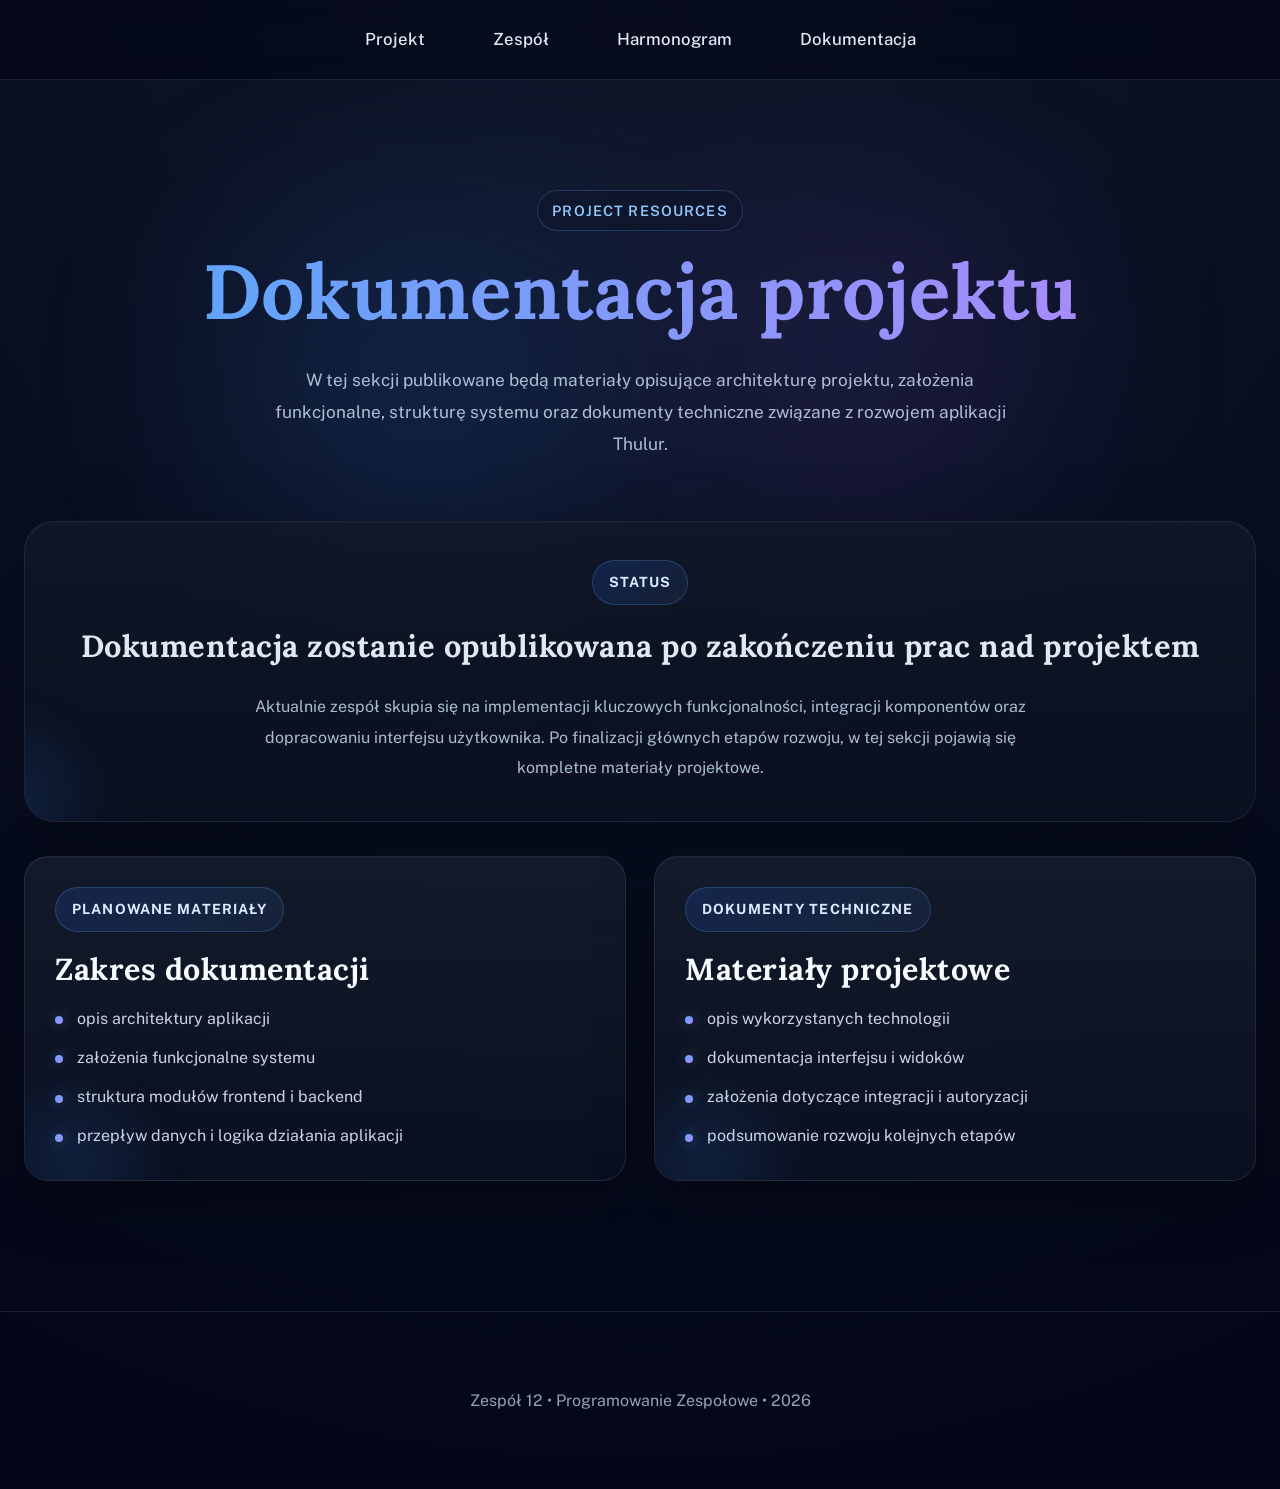
<file: dokumentacja.html>
<!DOCTYPE html>
<html lang="pl">
<head>
  <meta charset="UTF-8">
  <link rel="stylesheet" href="css/style.css">
  <title>Dokumentacja</title>
</head>
<body>

<nav>
  <a href="index.html">Projekt</a>
  <a href="zespol.html">Zespół</a>
  <a href="harmonogram.html">Harmonogram</a>
  <a href="dokumentacja.html">Dokumentacja</a>
</nav>

<section class="docs-page">

  <div class="docs-hero">
    <p class="eyebrow">Project resources</p>
    <h1>Dokumentacja projektu</h1>
    <p class="docs-intro">
      W tej sekcji publikowane będą materiały opisujące architekturę projektu,
      założenia funkcjonalne, strukturę systemu oraz dokumenty techniczne
      związane z rozwojem aplikacji Thulur.
    </p>
  </div>

  <div class="docs-status-card">
    <div class="card-glow"></div>
    <span class="docs-status-badge">Status</span>
    <h2>Dokumentacja zostanie opublikowana po zakończeniu prac nad projektem</h2>
    <p>
      Aktualnie zespół skupia się na implementacji kluczowych funkcjonalności,
      integracji komponentów oraz dopracowaniu interfejsu użytkownika.
      Po finalizacji głównych etapów rozwoju, w tej sekcji pojawią się kompletne
      materiały projektowe.
    </p>
  </div>

  <div class="docs-grid">

    <article class="docs-card">
      <div class="card-glow"></div>
      <span class="docs-card-label">Planowane materiały</span>
      <h3>Zakres dokumentacji</h3>
      <ul>
        <li>opis architektury aplikacji</li>
        <li>założenia funkcjonalne systemu</li>
        <li>struktura modułów frontend i backend</li>
        <li>przepływ danych i logika działania aplikacji</li>
      </ul>
    </article>

    <article class="docs-card">
      <div class="card-glow"></div>
      <span class="docs-card-label">Dokumenty techniczne</span>
      <h3>Materiały projektowe</h3>
      <ul>
        <li>opis wykorzystanych technologii</li>
        <li>dokumentacja interfejsu i widoków</li>
        <li>założenia dotyczące integracji i autoryzacji</li>
        <li>podsumowanie rozwoju kolejnych etapów</li>
      </ul>
    </article>

  </div>

</section>

<footer>
  <p>Zespół 12 • Programowanie Zespołowe • 2026</p>
</footer>

</body>
</html>
</file>
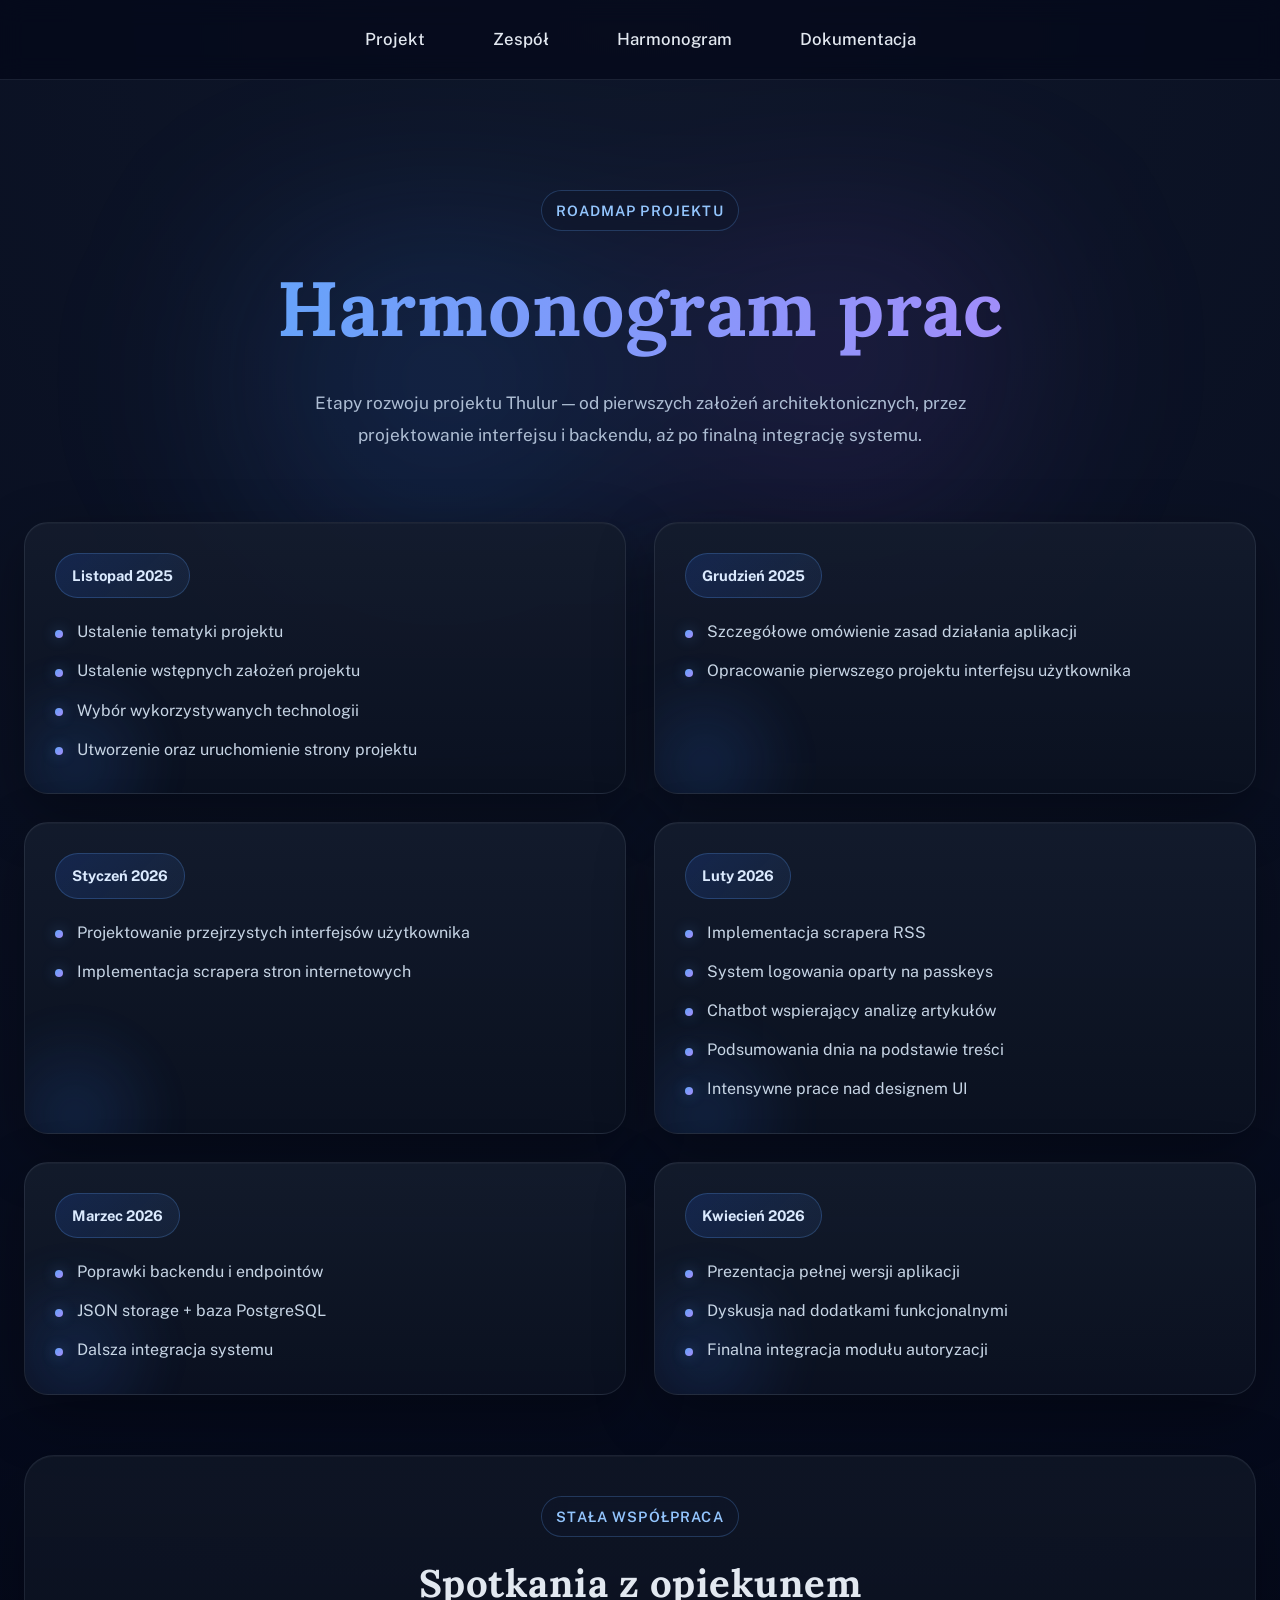
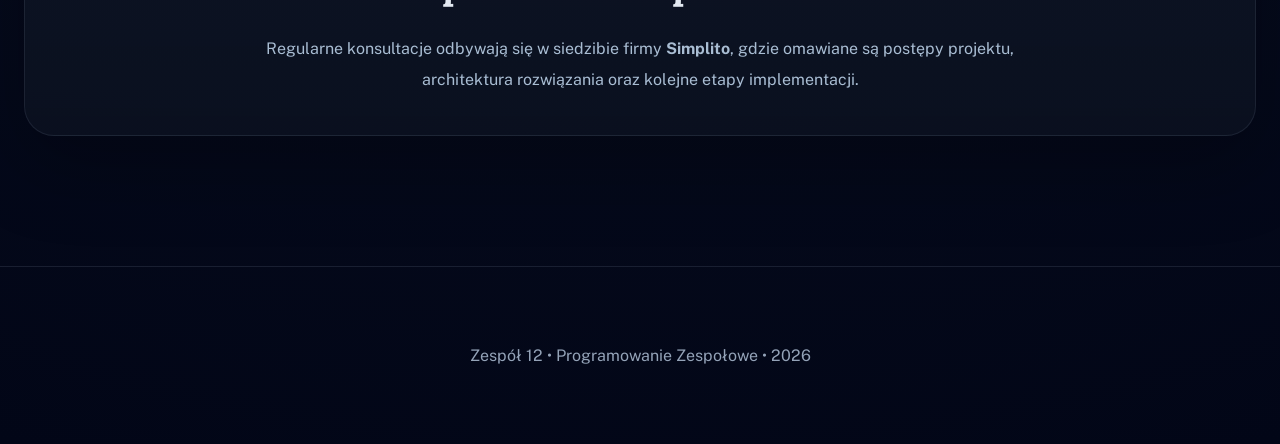
<file: harmonogram.html>
<!DOCTYPE html>
<html lang="pl">
<head>
  <meta charset="UTF-8">
  <link rel="stylesheet" href="css/style.css">
  <title>Harmonogram</title>
</head>
<body>

<nav>
  <a href="index.html">Projekt</a>
  <a href="zespol.html">Zespół</a>
  <a href="harmonogram.html">Harmonogram</a>
  <a href="dokumentacja.html">Dokumentacja</a>
</nav>

<section class="timeline-page">

  <div class="timeline-hero">
    <p class="eyebrow">Roadmap projektu</p>
    <h1>Harmonogram prac</h1>
    <p class="timeline-intro">
      Etapy rozwoju projektu Thulur — od pierwszych założeń architektonicznych,
      przez projektowanie interfejsu i backendu, aż po finalną integrację systemu.
    </p>
  </div>

  <div class="timeline-grid">

    <article class="timeline-card">
      <div class="card-glow"></div>
      <span class="timeline-month">Listopad 2025</span>
      <ul>
        <li>Ustalenie tematyki projektu</li>
        <li>Ustalenie wstępnych założeń projektu</li>
        <li>Wybór wykorzystywanych technologii</li>
        <li>Utworzenie oraz uruchomienie strony projektu</li>
      </ul>
    </article>

    <article class="timeline-card">
      <div class="card-glow"></div>
      <span class="timeline-month">Grudzień 2025</span>
      <ul>
        <li>Szczegółowe omówienie zasad działania aplikacji</li>
        <li>Opracowanie pierwszego projektu interfejsu użytkownika</li>
      </ul>
    </article>

    <article class="timeline-card">
      <div class="card-glow"></div>
      <span class="timeline-month">Styczeń 2026</span>
      <ul>
        <li>Projektowanie przejrzystych interfejsów użytkownika</li>
        <li>Implementacja scrapera stron internetowych</li>
      </ul>
    </article>

    <article class="timeline-card">
      <div class="card-glow"></div>
      <span class="timeline-month">Luty 2026</span>
      <ul>
        <li>Implementacja scrapera RSS</li>
        <li>System logowania oparty na passkeys</li>
        <li>Chatbot wspierający analizę artykułów</li>
        <li>Podsumowania dnia na podstawie treści</li>
        <li>Intensywne prace nad designem UI</li>
      </ul>
    </article>

    <article class="timeline-card">
      <div class="card-glow"></div>
      <span class="timeline-month">Marzec 2026</span>
      <ul>
        <li>Poprawki backendu i endpointów</li>
        <li>JSON storage + baza PostgreSQL</li>
        <li>Dalsza integracja systemu</li>
      </ul>
    </article>

    <article class="timeline-card">
      <div class="card-glow"></div>
      <span class="timeline-month">Kwiecień 2026</span>
      <ul>
        <li>Prezentacja pełnej wersji aplikacji</li>
        <li>Dyskusja nad dodatkami funkcjonalnymi</li>
        <li>Finalna integracja modułu autoryzacji</li>
      </ul>
    </article>

  </div>

  <div class="mentor-panel">
    <div class="mentor-card">
      <p class="eyebrow">Stała współpraca</p>
      <h2>Spotkania z opiekunem</h2>
      <p>
        Regularne konsultacje odbywają się w siedzibie firmy
        <strong>Simplito</strong>, gdzie omawiane są postępy projektu,
        architektura rozwiązania oraz kolejne etapy implementacji.
      </p>
    </div>
  </div>

</section>

<footer>
  <p>Zespół 12 • Programowanie Zespołowe • 2026</p>
</footer>

</body>
</html>
</file>
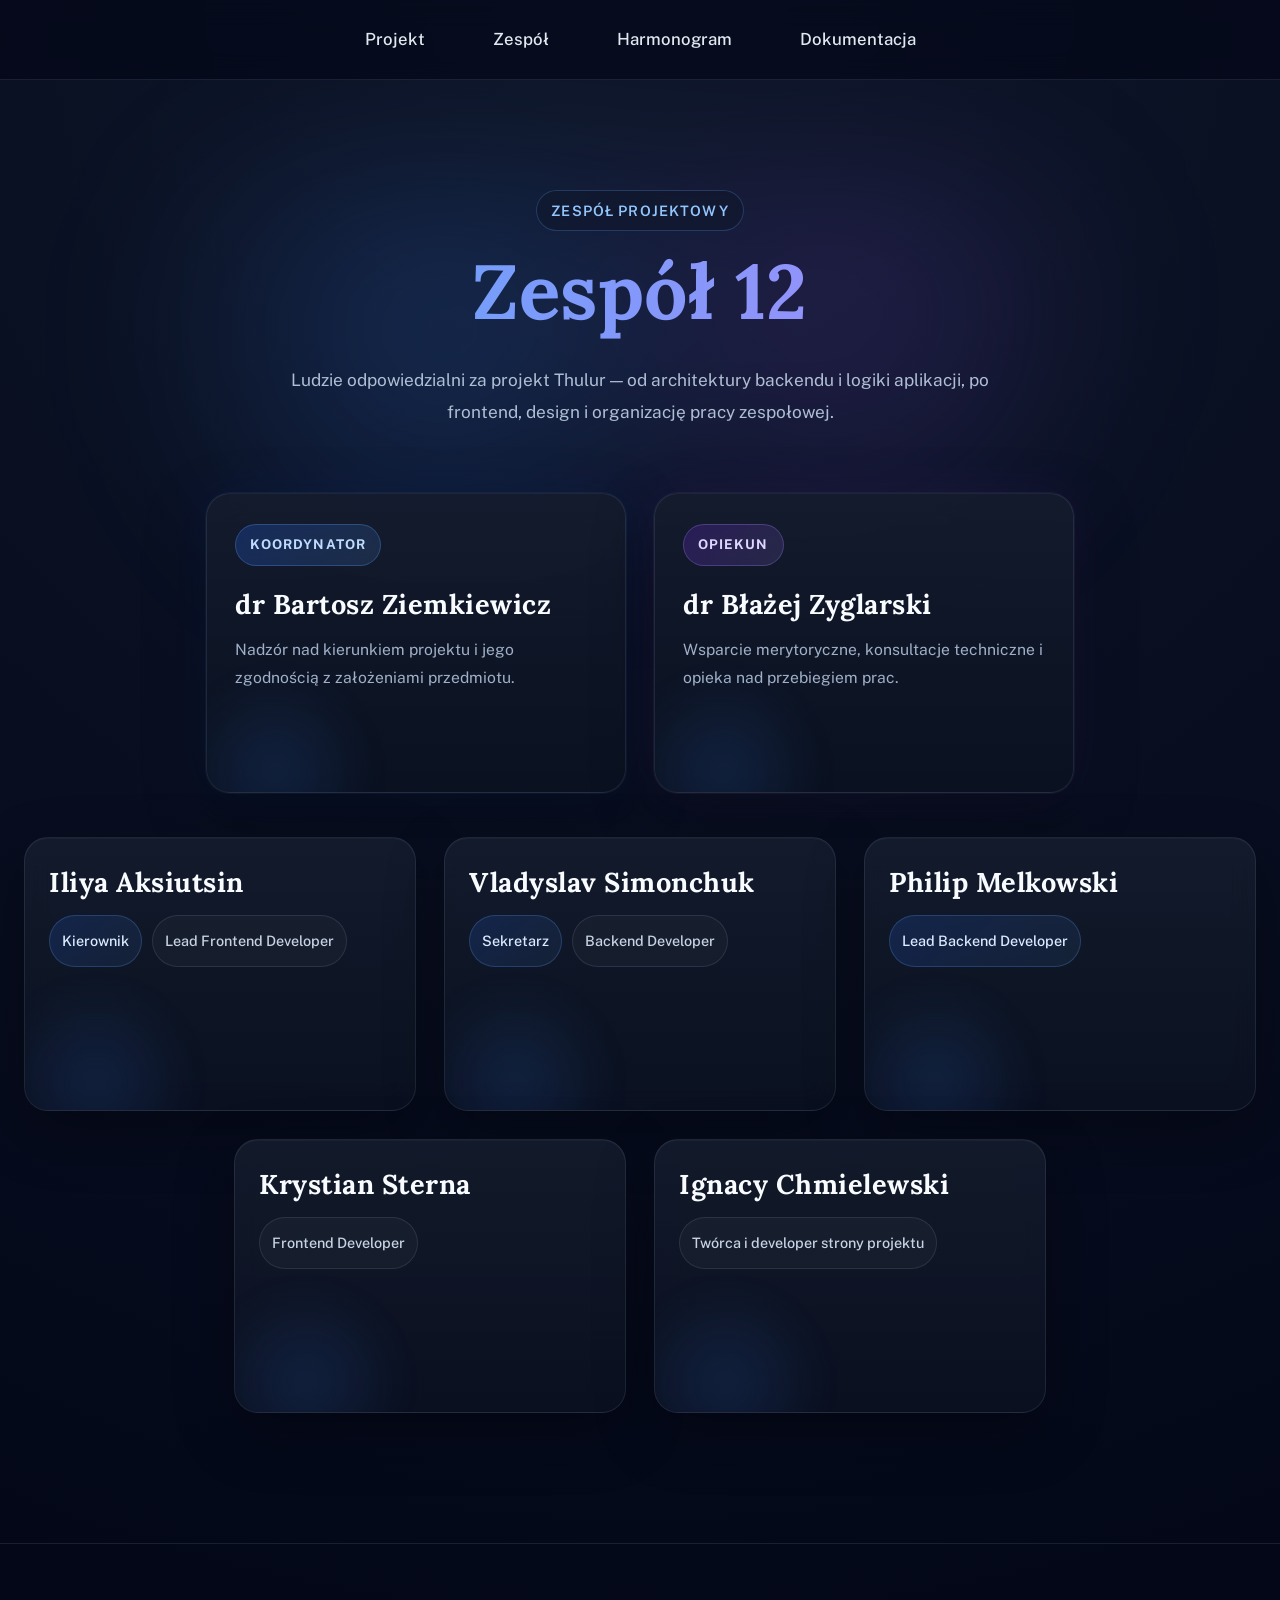
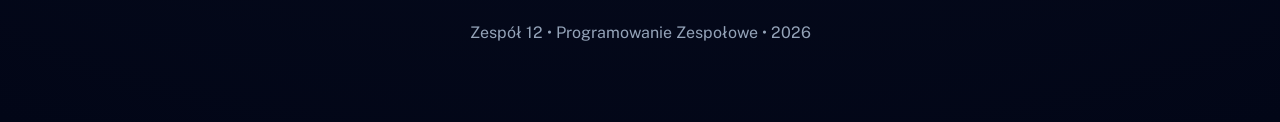
<file: zespol.html>
<!DOCTYPE html>
<html lang="pl">
<head>
  <meta charset="UTF-8">
  <link rel="stylesheet" href="css/style.css">
  <title>Zespół</title>
</head>
<body>

<nav>
  <a href="index.html">Projekt</a>
  <a href="zespol.html">Zespół</a>
  <a href="harmonogram.html">Harmonogram</a>
  <a href="dokumentacja.html">Dokumentacja</a>
</nav>

<section class="team-page">
  <div class="team-hero">
    <p class="eyebrow">Zespół projektowy</p>
    <h1>Zespół 12</h1>
    <p class="team-intro">
      Ludzie odpowiedzialni za projekt Thulur — od architektury backendu i logiki aplikacji,
      po frontend, design i organizację pracy zespołowej.
    </p>
  </div>

  <div class="staff-grid">
    <article class="team-card team-card--staff team-card--coordinator">
      <div class="card-glow"></div>
      <span class="card-label">Koordynator</span>
      <h3>dr Bartosz Ziemkiewicz</h3>
      <p class="card-desc">
        Nadzór nad kierunkiem projektu i jego zgodnością z założeniami przedmiotu.
      </p>
    </article>

    <article class="team-card team-card--staff team-card--guardian">
      <div class="card-glow"></div>
      <span class="card-label">Opiekun</span>
      <h3>dr Błażej Zyglarski</h3>
      <p class="card-desc">
        Wsparcie merytoryczne, konsultacje techniczne i opieka nad przebiegiem prac.
      </p>
    </article>
  </div>

  <div class="team-grid team-grid--members">
    <article class="team-card team-card--member">
      <div class="card-glow"></div>
      <h3>Iliya Aksiutsin</h3>
      <div class="roles">
        <span class="role-badge role-badge--accent">Kierownik</span>
        <span class="role-badge">Lead Frontend Developer</span>
      </div>
    </article>

    <article class="team-card team-card--member">
      <div class="card-glow"></div>
      <h3>Vladyslav Simonchuk</h3>
      <div class="roles">
        <span class="role-badge role-badge--accent">Sekretarz</span>
        <span class="role-badge">Backend Developer</span>
      </div>
    </article>

    <article class="team-card team-card--member">
      <div class="card-glow"></div>
      <h3>Philip Melkowski</h3>
      <div class="roles">
        <span class="role-badge role-badge--accent">Lead Backend Developer</span>
      </div>
    </article>

    <article class="team-card team-card--member">
      <div class="card-glow"></div>
      <h3>Krystian Sterna</h3>
      <div class="roles">
        <span class="role-badge">Frontend Developer</span>
      </div>
    </article>

    <article class="team-card team-card--member">
      <div class="card-glow"></div>
      <h3>Ignacy Chmielewski</h3>
      <div class="roles">
        <span class="role-badge">Twórca i developer strony projektu</span>
      </div>
    </article>
  </div>
</section>

<footer>
  <p>Zespół 12 • Programowanie Zespołowe • 2026</p>
</footer>

</body>
</html>
</file>
<file: css/style.css>
@import url('https://fonts.googleapis.com/css2?family=Lora:wght@400;500;600;700&display=swap');

@import url('https://fonts.googleapis.com/css2?family=Public+Sans:ital,wght@0,100..900;1,100..900&display=swap');

:root {
  --bg: #0B1120;
  --bg-secondary: #111827;
  --card: rgba(30, 41, 59, 0.6);
  --border: rgba(148, 163, 184, 0.15);
  --text: #E2E8F0;
  --muted: #94A3B8;

  --blue: #3B82F6;
  --purple: #8B5CF6;
  --gradient: linear-gradient(135deg, #3B82F6, #8B5CF6);
}

body {
  margin: 0;
  font-family: 'Public Sans', sans-serif;
  background: radial-gradient(circle at top, #0F172A, #020617);
  color: var(--text);
  line-height: 1.6;
}

/* HEADERY + LOGO = LORA */

h1, h2, h3 {
  font-family: 'Lora', serif;
  letter-spacing: 0.5px;
}

/* subtitle może być bardziej “UI style” */
.subtitle {
  font-family: 'Public Sans', sans-serif;
}

.hero h1 {
  font-family: 'Lora', serif;
  font-weight: 600;
  letter-spacing: 1px;
}

.feature h2 {
  font-family: 'Lora', serif;
  font-weight: 500;
}

/* ================= NAVBAR ================= */

nav {
  display: flex;
  justify-content: center;
  gap: 40px;
  padding: 18px 0;

  backdrop-filter: blur(12px);
  background: rgba(2, 6, 23, 0.6);
  border-bottom: 1px solid var(--border);

  position: sticky;
  top: 0;
  z-index: 100;
}

nav a {
  color: var(--text);
  text-decoration: none;
  font-size: 1.05rem;
  font-weight: 500;
  padding: 8px 14px;
  border-radius: 8px;
  font-family: 'Public Sans', sans-serif;

  transition: all 0.25s ease;
}

nav a:hover {
  background: rgba(59, 130, 246, 0.15);
  color: #93C5FD;
  transform: translateY(-1px);
}

/* ================= HEADER ================= */

header {
  text-align: center;
  padding: 160px 20px 120px;
  position: relative;
}

/* glow background */
header::before {
  content: "";
  position: absolute;
  top: -100px;
  left: 50%;
  transform: translateX(-50%);
  width: 600px;
  height: 600px;
  background: radial-gradient(circle, rgba(139,92,246,0.25), transparent 70%);
  filter: blur(120px);
  z-index: -1;
}

h1 {
  font-size: 5rem;
  margin-bottom: 20px;

  background: linear-gradient(90deg, #60A5FA, #A78BFA);
  -webkit-background-clip: text;
  -webkit-text-fill-color: transparent;
}

.subtitle {
  font-size: 1.4rem;
  color: var(--muted);
  max-width: 750px;
  margin: auto;
}

/* ================= SECTIONS ================= */

.section,
.description {
  max-width: 1000px;
  margin: 120px auto;
  padding: 0 20px;
}

h2 {
  font-size: 2.4rem;
  margin-bottom: 20px;
}

/* ================= GLASS CARD ================= */

.highlight {
  background: var(--card);
  backdrop-filter: blur(16px);

  padding: 40px;
  border-radius: 18px;
  border: 1px solid var(--border);

  box-shadow: 0 10px 40px rgba(0,0,0,0.4);
  transition: 0.3s;
}

.highlight:hover {
  transform: translateY(-5px);
  box-shadow: 0 20px 60px rgba(0,0,0,0.6);
}

/* ================= TEAM ================= */

.team-list {
  text-align: center;
  padding: 100px 20px;
}

.team-grid {
  display: grid;
  grid-template-columns: repeat(3, 1fr);
  gap: 30px;

  max-width: 1100px;
  margin: 50px auto;
}

.team-card {
  background: var(--card);
  backdrop-filter: blur(12px);

  padding: 28px;
  border-radius: 16px;
  border: 1px solid var(--border);

  transition: all 0.3s ease;
  position: relative;
  overflow: hidden;
}

/* glow hover */
.team-card::before {
  content: "";
  position: absolute;
  inset: 0;
  background: radial-gradient(circle at top, rgba(139,92,246,0.2), transparent);
  opacity: 0;
  transition: 0.3s;
}

.team-card:hover::before {
  opacity: 1;
}

.team-card:hover {
  transform: translateY(-6px) scale(1.02);
  border-color: rgba(139,92,246,0.4);
}

.team-card strong {
  display: block;
  font-size: 1.2rem;
  margin-bottom: 8px;
}

.role {
  display: block;
  color: var(--muted);
  font-size: 0.95rem;
}

/* ================= SCHEDULE ================= */

.schedule {
  display: grid;
  gap: 30px;
}

.month {
  background: var(--card);
  padding: 30px;
  border-radius: 14px;
  border: 1px solid var(--border);

  transition: 0.3s;
}

.month:hover {
  transform: translateY(-4px);
  border-color: var(--blue);
}

.month h3 {
  margin-bottom: 10px;
  color: #93C5FD;
}

/* ================= FOOTER ================= */

footer {
  text-align: center;
  padding: 60px 20px;
  color: var(--muted);
  border-top: 1px solid var(--border);
}

/* ================= ANIMATIONS ================= */

* {
  scroll-behavior: smooth;
}

/* ================= MOBILE ================= */

@media (max-width: 900px) {
  .team-grid {
    grid-template-columns: 1fr;
  }

  h1 {
    font-size: 3rem;
  }
}

/* ================= HERO BACKGROUND ================= */

.hero {
  position: relative;
  height: 90vh;
  display: flex;
  align-items: center;
  justify-content: center;
  text-align: center;
  overflow: hidden;
}

/* LAPTOP jako tło */
.hero-bg {
  position: absolute;
  inset: 0;

  background: url("../images/thulur-laptop.png") center/cover no-repeat;

  opacity: 0.25;
  transform: scale(1.2);

  filter: blur(2px) brightness(0.6);

  z-index: 0;
}

/* gradient overlay – KLUCZ */
.hero::before {
  content: "";
  position: absolute;
  inset: 0;

  background: radial-gradient(circle at center,
    rgba(15,23,42,0.2),
    rgba(2,6,23,0.9)
  );

  z-index: 1;
}

/* content nad tym wszystkim */
.hero-content {
  position: relative;
  z-index: 2;
  max-width: 800px;
}

/* tekst */
.hero h1 {
  font-size: 5rem;
}

.hero .subtitle {
  font-size: 1.4rem;
  color: #cbd5f5;
}

.hero::after {
  content: "";
  position: absolute;
  top: 50%;
  left: 50%;

  transform: translate(-50%, -50%);
  width: 800px;
  height: 500px;

  background: radial-gradient(circle,
    rgba(59,130,246,0.25),
    transparent 70%
  );

  filter: blur(120px);
  z-index: 1;
}

/* ================= FEATURES ================= */

.features {
  max-width: 1100px;
  margin: 120px auto;
  padding: 0 20px;
}

.feature {
  display: flex;
  align-items: center;
  justify-content: space-between;
  gap: 60px;
  margin-bottom: 120px;
}

/* tekst */
.feature .text {
  flex: 1;
}

.feature h2 {
  font-size: 2rem;
  margin-bottom: 10px;
}

.feature p {
  color: var(--muted);
}

/* wizual (placeholder) */
.feature .visual {
  flex: 1;
  height: 250px;
  border-radius: 16px;

  background: linear-gradient(135deg, #1E293B, #0F172A);
  border: 1px solid var(--border);
}

/* odwracanie */
.feature.right {
  flex-direction: row-reverse;
}

/* ================= ANIMACJE ================= */

.hidden {
  opacity: 0;
  transform: translateX(100px);
  transition: all 0.8s ease;
}

.hidden.left {
  transform: translateX(-100px);
}

.show {
  opacity: 1;
  transform: translateX(0);
}

/* MOBILE */
@media (max-width: 900px) {
  .feature {
    flex-direction: column;
  }
}

/* ================= TEAM PAGE PRO ================= */

.team-page {
  position: relative;
  max-width: 1280px;
  margin: 0 auto;
  padding: 110px 24px 130px;
}

.team-page::before {
  content: "";
  position: absolute;
  top: 80px;
  left: 50%;
  transform: translateX(-50%);
  width: min(1000px, 90vw);
  height: 420px;
  background:
    radial-gradient(circle at 30% 40%, rgba(59, 130, 246, 0.22), transparent 42%),
    radial-gradient(circle at 70% 35%, rgba(139, 92, 246, 0.18), transparent 40%);
  filter: blur(70px);
  pointer-events: none;
  z-index: 0;
}

.team-hero,
.staff-grid,
.team-grid--members {
  position: relative;
  z-index: 1;
}

.team-hero {
  text-align: center;
  max-width: 900px;
  margin: 0 auto 64px;
}

.eyebrow {
  display: inline-block;
  margin: 0 0 16px;
  padding: 8px 14px;
  border: 1px solid rgba(96, 165, 250, 0.25);
  border-radius: 999px;
  background: rgba(15, 23, 42, 0.55);
  backdrop-filter: blur(10px);
  color: #93c5fd;
  font-size: 0.9rem;
  font-weight: 600;
  letter-spacing: 0.08em;
  text-transform: uppercase;
}

.team-hero h1 {
  margin: 0 0 18px;
  font-size: clamp(3rem, 6vw, 5rem);
  line-height: 1.15;
  padding-bottom: 12px;
}

.team-intro {
  max-width: 760px;
  margin: 0 auto;
  color: #aebed4;
  font-size: 1.08rem;
  line-height: 1.85;
}

/* ---------- wspólne karty ---------- */

.team-card {
  position: relative;
  overflow: hidden;
  isolation: isolate;
  background:
    linear-gradient(180deg, rgba(20, 28, 45, 0.9), rgba(11, 17, 32, 0.92));
  border: 1px solid rgba(148, 163, 184, 0.14);
  border-radius: 24px;
  box-shadow:
    0 20px 60px rgba(0, 0, 0, 0.32),
    inset 0 1px 0 rgba(255, 255, 255, 0.03);
  transition:
    transform 0.45s cubic-bezier(.2,.8,.2,1),
    border-color 0.35s ease,
    box-shadow 0.45s ease,
    background 0.35s ease;
}

.team-card::before {
  content: "";
  position: absolute;
  inset: 0;
  background:
    linear-gradient(120deg, transparent 0%, rgba(255,255,255,0.08) 45%, transparent 70%);
  transform: translateX(-120%);
  transition: transform 0.85s ease;
  pointer-events: none;
  z-index: 0;
}

.team-card:hover::before {
  transform: translateX(120%);
}

.card-glow {
  position: absolute;
  inset: auto auto -30% -10%;
  width: 220px;
  height: 220px;
  background: radial-gradient(circle, rgba(59,130,246,0.22), transparent 65%);
  filter: blur(18px);
  opacity: 0.7;
  z-index: -1;
  transition: transform 0.45s ease, opacity 0.35s ease;
}

.team-card:hover .card-glow {
  transform: scale(1.2);
  opacity: 1;
}

.team-card:hover {
  transform: translateY(-10px) scale(1.015);
  border-color: rgba(96, 165, 250, 0.28);
  box-shadow:
    0 28px 80px rgba(0, 0, 0, 0.42),
    0 0 0 1px rgba(96, 165, 250, 0.08),
    0 0 36px rgba(59, 130, 246, 0.12);
}

.team-card h3 {
  position: relative;
  z-index: 1;
  margin: 0 0 16px;
  font-size: 1.7rem;
  line-height: 1.2;
  color: #f8fbff;
}

.card-desc {
  position: relative;
  z-index: 1;
  margin: 0;
  color: #9fb0c8;
  line-height: 1.75;
  font-size: 0.98rem;
}

/* ---------- koordynator + opiekun ---------- */

.staff-grid {
  display: grid;
  grid-template-columns: repeat(2, minmax(280px, 420px));
  justify-content: center;
  gap: 28px;
  margin: 0 auto 44px;
}

.team-card--staff {
  min-height: 240px;
  padding: 30px 28px 28px;
  text-align: left;
}

.card-label {
  position: relative;
  z-index: 1;
  display: inline-flex;
  align-items: center;
  gap: 10px;
  margin-bottom: 22px;
  padding: 9px 14px;
  border-radius: 999px;
  font-size: 0.84rem;
  font-weight: 700;
  letter-spacing: 0.08em;
  text-transform: uppercase;
  backdrop-filter: blur(10px);
}

.team-card--coordinator .card-label {
  color: #bfdbfe;
  background: linear-gradient(135deg, rgba(37, 99, 235, 0.26), rgba(96, 165, 250, 0.14));
  border: 1px solid rgba(96, 165, 250, 0.28);
}

.team-card--guardian .card-label {
  color: #ddd6fe;
  background: linear-gradient(135deg, rgba(109, 40, 217, 0.26), rgba(167, 139, 250, 0.14));
  border: 1px solid rgba(167, 139, 250, 0.28);
}

.team-card--coordinator {
  box-shadow:
    0 20px 60px rgba(0, 0, 0, 0.35),
    0 0 0 1px rgba(96, 165, 250, 0.08),
    0 0 50px rgba(37, 99, 235, 0.10);
}

.team-card--guardian {
  box-shadow:
    0 20px 60px rgba(0, 0, 0, 0.35),
    0 0 0 1px rgba(167, 139, 250, 0.08),
    0 0 50px rgba(139, 92, 246, 0.10);
}

.team-card--coordinator:hover {
  border-color: rgba(96, 165, 250, 0.4);
  box-shadow:
    0 28px 80px rgba(0, 0, 0, 0.46),
    0 0 0 1px rgba(96, 165, 250, 0.15),
    0 0 56px rgba(59, 130, 246, 0.18);
}

.team-card--guardian:hover {
  border-color: rgba(167, 139, 250, 0.42);
  box-shadow:
    0 28px 80px rgba(0, 0, 0, 0.46),
    0 0 0 1px rgba(167, 139, 250, 0.15),
    0 0 56px rgba(139, 92, 246, 0.18);
}

/* ---------- członkowie zespołu ---------- */

.team-grid--members {
  display: grid;
  grid-template-columns: repeat(6, minmax(0, 1fr));
  gap: 28px;
  margin-top: 12px;
}

.team-card--member {
  padding: 28px 24px 24px;
  min-height: 220px;
  text-align: left;
}

/* układ 3 + 2 wycentrowany */
.team-grid--members > .team-card--member:nth-child(-n+3) {
  grid-column: span 2;
}

.team-grid--members > .team-card--member:nth-child(4) {
  grid-column: 2 / span 2;
}

.team-grid--members > .team-card--member:nth-child(5) {
  grid-column: 4 / span 2;
}

.roles {
  display: flex;
  flex-wrap: wrap;
  gap: 10px;
  position: relative;
  z-index: 1;
}

.role-badge {
  display: inline-flex;
  align-items: center;
  justify-content: center;
  min-height: 34px;
  padding: 8px 12px;
  border-radius: 999px;
  border: 1px solid rgba(148, 163, 184, 0.16);
  background: rgba(255,255,255,0.03);
  color: #c6d3e3;
  font-size: 0.9rem;
  font-weight: 500;
  transition:
    transform 0.25s ease,
    border-color 0.25s ease,
    background 0.25s ease,
    color 0.25s ease;
}

.team-card:hover .role-badge {
  transform: translateY(-2px);
  border-color: rgba(96,165,250,0.22);
  background: rgba(59,130,246,0.08);
}

.role-badge--accent {
  color: #dbeafe;
  border-color: rgba(96, 165, 250, 0.24);
  background: linear-gradient(135deg, rgba(37, 99, 235, 0.18), rgba(96, 165, 250, 0.08));
}

/* ---------- usuń stare style konfliktujące ---------- */

.team-list {
  text-align: initial;
  padding: 0;
}

.team-grid {
  max-width: none;
  margin: 0;
}

.team-card strong,
.role {
  display: initial;
  margin: 0;
}

/* ---------- responsywność ---------- */

@media (max-width: 1100px) {
  .team-grid--members {
    grid-template-columns: repeat(2, minmax(280px, 1fr));
  }

  .team-grid--members > .team-card--member:nth-child(-n+3),
  .team-grid--members > .team-card--member:nth-child(4),
  .team-grid--members > .team-card--member:nth-child(5) {
    grid-column: auto;
  }
}

@media (max-width: 820px) {
  .staff-grid {
    grid-template-columns: 1fr;
  }

  .team-grid--members {
    grid-template-columns: 1fr;
  }

  .team-page {
    padding: 90px 18px 100px;
  }

  .team-card--staff,
  .team-card--member {
    min-height: unset;
  }
}

/* ================= INDEX PRO ================= */

.hero--pro {
  min-height: 100vh;
  padding: 120px 24px 80px;
  align-items: center;
}

.hero--pro .hero-bg {
  background:
    linear-gradient(180deg, rgba(3, 7, 18, 0.45), rgba(3, 7, 18, 0.88)),
    url("../images/thulur-laptop.png") center center / cover no-repeat;
  opacity: 0.42;
  transform: scale(1.08);
  filter: blur(1.5px) saturate(1.05) brightness(0.7);
}

.hero--pro::before {
  background:
    radial-gradient(circle at 50% 42%, rgba(16, 24, 40, 0.14), rgba(2, 6, 23, 0.92)),
    linear-gradient(180deg, rgba(2,6,23,0.35), rgba(2,6,23,0.88));
}

.hero--pro::after {
  width: min(980px, 85vw);
  height: 540px;
  background:
    radial-gradient(circle, rgba(59,130,246,0.22), transparent 62%),
    radial-gradient(circle at 65% 50%, rgba(139,92,246,0.12), transparent 55%);
  filter: blur(120px);
}

.hero-noise {
  position: absolute;
  inset: 0;
  pointer-events: none;
  z-index: 1;
  opacity: 0.08;
  background-image:
    linear-gradient(rgba(255,255,255,0.05) 1px, transparent 1px),
    linear-gradient(90deg, rgba(255,255,255,0.05) 1px, transparent 1px);
  background-size: 32px 32px;
  mask-image: radial-gradient(circle at center, black 48%, transparent 88%);
}

.hero-content--pro {
  max-width: 1080px;
  width: 100%;
  display: flex;
  flex-direction: column;
  align-items: center;
}

.hero-content--pro h1 {
  margin: 0 0 18px;
  font-size: clamp(4rem, 10vw, 7rem);
  line-height: 0.98;
}

.hero-content--pro .subtitle {
  max-width: 860px;
  margin: 0 auto;
  font-size: clamp(1.08rem, 2vw, 1.35rem);
  line-height: 1.9;
  color: #c4d3e7;
}

.hero-actions {
  display: flex;
  flex-wrap: wrap;
  justify-content: center;
  gap: 14px;
  margin-top: 34px;
}

.btn {
  display: inline-flex;
  align-items: center;
  justify-content: center;
  min-height: 50px;
  padding: 0 20px;
  border-radius: 999px;
  text-decoration: none;
  font-weight: 700;
  font-size: 0.96rem;
  transition:
    transform 0.3s ease,
    box-shadow 0.35s ease,
    border-color 0.3s ease,
    background 0.3s ease,
    color 0.3s ease;
}

.btn:hover {
  transform: translateY(-2px);
}

.btn-primary {
  color: white;
  background: linear-gradient(135deg, rgba(37, 99, 235, 0.95), rgba(96, 165, 250, 0.85));
  box-shadow: 0 14px 36px rgba(37, 99, 235, 0.26);
}

.btn-primary:hover {
  box-shadow: 0 18px 46px rgba(37, 99, 235, 0.35);
}

.btn-secondary {
  color: #d9e6f7;
  border: 1px solid rgba(148, 163, 184, 0.2);
  background: rgba(15, 23, 42, 0.45);
  backdrop-filter: blur(10px);
}

.btn-secondary:hover {
  border-color: rgba(96, 165, 250, 0.28);
  background: rgba(30, 41, 59, 0.55);
}

.hero-stats {
  display: grid;
  grid-template-columns: repeat(3, minmax(180px, 1fr));
  gap: 18px;
  width: min(980px, 100%);
  margin-top: 42px;
}

.stat-card {
  position: relative;
  overflow: hidden;
  padding: 24px 22px;
  border-radius: 24px;
  border: 1px solid rgba(148, 163, 184, 0.14);
  background:
    linear-gradient(180deg, rgba(17, 24, 39, 0.72), rgba(11, 17, 32, 0.88));
  backdrop-filter: blur(14px);
  box-shadow:
    0 20px 48px rgba(0, 0, 0, 0.24),
    inset 0 1px 0 rgba(255,255,255,0.03);
}

.stat-card::before {
  content: "";
  position: absolute;
  inset: auto auto -25% -8%;
  width: 180px;
  height: 180px;
  background: radial-gradient(circle, rgba(59,130,246,0.18), transparent 68%);
  filter: blur(16px);
}

.stat-value {
  position: relative;
  display: block;
  font-family: 'Lora', serif;
  font-size: 1.6rem;
  font-weight: 600;
  color: #f8fbff;
  margin-bottom: 8px;
}

.stat-label {
  position: relative;
  display: block;
  color: #9eb2c8;
  font-size: 0.95rem;
  line-height: 1.6;
}

/* ---------- sekcje ---------- */

.section-heading {
  max-width: 860px;
  margin: 0 auto 64px;
  text-align: center;
}

.section-heading h2 {
  margin: 0 0 18px;
  font-size: clamp(2.3rem, 4vw, 3.5rem);
  line-height: 1.08;
}

.section-heading p {
  margin: 0 auto;
  color: #a8bbd2;
  line-height: 1.85;
  font-size: 1.05rem;
}

.features-pro {
  position: relative;
  max-width: 1280px;
  margin: 0 auto;
  padding: 110px 24px 50px;
}

.features-pro::before {
  content: "";
  position: absolute;
  top: 140px;
  left: 50%;
  transform: translateX(-50%);
  width: min(1000px, 90vw);
  height: 700px;
  background:
    radial-gradient(circle at 20% 35%, rgba(59,130,246,0.12), transparent 35%),
    radial-gradient(circle at 80% 55%, rgba(139,92,246,0.10), transparent 34%);
  filter: blur(80px);
  pointer-events: none;
}

.feature-panel {
  position: relative;
  z-index: 1;
  display: grid;
  grid-template-columns: 1.05fr 0.95fr;
  gap: 34px;
  align-items: stretch;
  margin-bottom: 34px;
  padding: 28px;
  border-radius: 30px;
  border: 1px solid rgba(148,163,184,0.12);
  background:
    linear-gradient(180deg, rgba(17, 24, 39, 0.74), rgba(11, 17, 32, 0.9));
  box-shadow:
    0 24px 70px rgba(0, 0, 0, 0.22),
    inset 0 1px 0 rgba(255,255,255,0.03);
  overflow: hidden;
}

.feature-panel::before {
  content: "";
  position: absolute;
  inset: 0;
  background:
    linear-gradient(120deg, transparent 0%, rgba(255,255,255,0.05) 46%, transparent 72%);
  transform: translateX(-120%);
  transition: transform 0.85s ease;
}

.feature-panel:hover::before {
  transform: translateX(120%);
}

.feature-panel:hover {
  border-color: rgba(96,165,250,0.2);
  box-shadow:
    0 28px 80px rgba(0, 0, 0, 0.3),
    0 0 0 1px rgba(96,165,250,0.06);
}

.feature-panel--reverse {
  grid-template-columns: 0.95fr 1.05fr;
}

.feature-copy,
.feature-preview {
  position: relative;
  z-index: 1;
}

.feature-copy {
  padding: 10px 6px 10px 6px;
  display: flex;
  flex-direction: column;
  justify-content: center;
}

.feature-kicker {
  display: inline-block;
  margin-bottom: 14px;
  color: #7fb2ff;
  font-size: 0.92rem;
  font-weight: 700;
  letter-spacing: 0.12em;
}

.feature-copy h3 {
  margin: 0 0 16px;
  font-size: clamp(2rem, 3vw, 2.7rem);
  line-height: 1.08;
  color: #f7fbff;
}

.feature-copy p {
  margin: 0 0 22px;
  color: #aabbd1;
  line-height: 1.85;
  font-size: 1rem;
}

.feature-list {
  margin: 0;
  padding: 0;
  list-style: none;
  display: grid;
  gap: 10px;
}

.feature-list li {
  position: relative;
  padding-left: 22px;
  color: #d1dceb;
  font-size: 0.96rem;
}

.feature-list li::before {
  content: "";
  position: absolute;
  left: 0;
  top: 0.72em;
  width: 8px;
  height: 8px;
  border-radius: 50%;
  background: linear-gradient(135deg, #60a5fa, #a78bfa);
  box-shadow: 0 0 14px rgba(96,165,250,0.5);
}

.feature-preview {
  display: flex;
  align-items: center;
  justify-content: center;
}

.preview-card {
  width: min(460px, 100%);
  min-height: 280px;
  border-radius: 26px;
  border: 1px solid rgba(148, 163, 184, 0.14);
  background:
    linear-gradient(180deg, rgba(13, 21, 38, 0.96), rgba(10, 15, 28, 0.98));
  box-shadow:
    0 26px 70px rgba(0, 0, 0, 0.32),
    inset 0 1px 0 rgba(255,255,255,0.04);
  padding: 24px;
  position: relative;
  overflow: hidden;
}

.preview-card::after {
  content: "";
  position: absolute;
  top: -20%;
  right: -10%;
  width: 180px;
  height: 180px;
  background: radial-gradient(circle, rgba(59,130,246,0.15), transparent 70%);
  filter: blur(20px);
}

.preview-label {
  display: inline-flex;
  margin-bottom: 18px;
  padding: 8px 12px;
  border-radius: 999px;
  background: rgba(255,255,255,0.04);
  border: 1px solid rgba(148,163,184,0.12);
  color: #d8e6f7;
  font-size: 0.86rem;
  font-weight: 600;
}

.preview-line {
  height: 12px;
  border-radius: 999px;
  margin-bottom: 14px;
  background: linear-gradient(90deg, rgba(96,165,250,0.22), rgba(148,163,184,0.08));
}

.preview-line--w1 { width: 82%; }
.preview-line--w2 { width: 66%; }
.preview-line--w3 { width: 54%; }
.preview-line--w4 { width: 72%; }
.preview-line--w5 { width: 46%; }

.preview-pill {
  display: inline-flex;
  align-items: center;
  justify-content: center;
  min-width: 96px;
  height: 40px;
  margin-top: 10px;
  border-radius: 999px;
  background: linear-gradient(135deg, rgba(59,130,246,0.88), rgba(96,165,250,0.76));
  color: #fff;
  font-weight: 700;
  box-shadow: 0 12px 24px rgba(37, 99, 235, 0.28);
}

.stack-row {
  display: grid;
  grid-template-columns: repeat(3, 1fr);
  gap: 12px;
  margin-bottom: 18px;
}

.stack-box {
  height: 100px;
  border-radius: 18px;
  border: 1px solid rgba(148,163,184,0.12);
}

.stack-box--dim {
  background: rgba(255,255,255,0.03);
}

.stack-box--active {
  background:
    linear-gradient(180deg, rgba(37,99,235,0.22), rgba(96,165,250,0.10));
  border-color: rgba(96,165,250,0.22);
  box-shadow: 0 0 0 1px rgba(96,165,250,0.05), 0 0 24px rgba(59,130,246,0.14);
}

/* ---------- showcase ---------- */

.project-showcase {
  max-width: 1280px;
  margin: 0 auto;
  padding: 50px 24px 120px;
}

.showcase-card {
  display: grid;
  grid-template-columns: 1.2fr 0.8fr;
  gap: 28px;
  align-items: stretch;
  border-radius: 30px;
  padding: 34px;
  border: 1px solid rgba(148,163,184,0.12);
  background:
    linear-gradient(180deg, rgba(17,24,39,0.76), rgba(11,17,32,0.9));
  box-shadow:
    0 28px 80px rgba(0,0,0,0.26),
    inset 0 1px 0 rgba(255,255,255,0.03);
}

.showcase-copy h2 {
  margin: 0 0 18px;
  font-size: clamp(2rem, 3vw, 3rem);
  line-height: 1.08;
}

.showcase-copy p:last-child {
  margin: 0;
  color: #a9bdd3;
  line-height: 1.9;
}

.showcase-side {
  display: flex;
  align-items: center;
  justify-content: center;
}

.mini-panel {
  width: 100%;
  min-height: 100%;
  border-radius: 24px;
  padding: 24px;
  background:
    linear-gradient(180deg, rgba(12, 18, 31, 0.95), rgba(8, 13, 24, 0.98));
  border: 1px solid rgba(148,163,184,0.12);
  display: flex;
  flex-wrap: wrap;
  align-content: flex-start;
  gap: 12px;
}

.mini-panel-title {
  width: 100%;
  margin-bottom: 6px;
  font-family: 'Lora', serif;
  font-size: 1.25rem;
  color: #f1f6fd;
}

.mini-tag {
  display: inline-flex;
  align-items: center;
  min-height: 38px;
  padding: 8px 14px;
  border-radius: 999px;
  color: #d6e3f5;
  background: rgba(255,255,255,0.04);
  border: 1px solid rgba(148,163,184,0.12);
}

/* ---------- stare features wyciszamy ---------- */

.features {
  display: none;
}

/* ---------- responsywność ---------- */

@media (max-width: 1100px) {
  .hero-stats {
    grid-template-columns: 1fr;
  }

  .feature-panel,
  .feature-panel--reverse,
  .showcase-card {
    grid-template-columns: 1fr;
  }
}

@media (max-width: 780px) {
  .hero--pro {
    min-height: auto;
    padding: 110px 18px 60px;
  }

  .features-pro,
  .project-showcase {
    padding-left: 18px;
    padding-right: 18px;
  }

  .feature-panel,
  .showcase-card {
    padding: 22px;
    border-radius: 24px;
  }

  .preview-card {
    min-height: 240px;
  }
}

/* ================= HARMONOGRAM PRO ================= */

.timeline-page {
  position: relative;
  max-width: 1280px;
  margin: 0 auto;
  padding: 110px 24px 130px;
}

.timeline-page::before {
  content: "";
  position: absolute;
  top: 100px;
  left: 50%;
  transform: translateX(-50%);
  width: min(1000px, 90vw);
  height: 500px;

  background:
    radial-gradient(circle at 30% 40%, rgba(59,130,246,0.18), transparent 40%),
    radial-gradient(circle at 70% 35%, rgba(139,92,246,0.14), transparent 38%);

  filter: blur(70px);
  pointer-events: none;
  z-index: 0;
}

.timeline-hero,
.timeline-grid,
.mentor-panel {
  position: relative;
  z-index: 1;
}

.timeline-hero {
  text-align: center;
  max-width: 900px;
  margin: 0 auto 70px;
}

.timeline-hero h1 {
  margin: 0 0 18px;
  font-size: clamp(3rem, 6vw, 5rem);
}

.timeline-intro {
  max-width: 760px;
  margin: 0 auto;
  color: #aebed4;
  line-height: 1.85;
  font-size: 1.08rem;
}

/* GRID */

.timeline-grid {
  display: grid;
  grid-template-columns: repeat(2, minmax(320px, 1fr));
  gap: 28px;
  margin-bottom: 60px;
}

/* KARTY */

.timeline-card {
  position: relative;
  overflow: hidden;
  isolation: isolate;

  padding: 30px;
  border-radius: 24px;

  background:
    linear-gradient(180deg, rgba(20, 28, 45, 0.9), rgba(11, 17, 32, 0.92));

  border: 1px solid rgba(148, 163, 184, 0.14);

  box-shadow:
    0 20px 60px rgba(0,0,0,0.32),
    inset 0 1px 0 rgba(255,255,255,0.03);

  transition:
    transform 0.45s ease,
    border-color 0.35s ease,
    box-shadow 0.45s ease;
}

/* shine effect */
.timeline-card::before {
  content: "";
  position: absolute;
  inset: 0;

  background:
    linear-gradient(
      120deg,
      transparent 0%,
      rgba(255,255,255,0.08) 45%,
      transparent 70%
    );

  transform: translateX(-120%);
  transition: transform 0.85s ease;
  z-index: 0;
}

.timeline-card:hover::before {
  transform: translateX(120%);
}

.timeline-card:hover {
  transform: translateY(-8px);
  border-color: rgba(96,165,250,0.28);

  box-shadow:
    0 28px 80px rgba(0,0,0,0.42),
    0 0 0 1px rgba(96,165,250,0.08),
    0 0 36px rgba(59,130,246,0.10);
}

.timeline-month {
  position: relative;
  z-index: 1;

  display: inline-block;
  margin-bottom: 20px;

  padding: 10px 16px;
  border-radius: 999px;

  background:
    linear-gradient(
      135deg,
      rgba(37,99,235,0.18),
      rgba(96,165,250,0.08)
    );

  border: 1px solid rgba(96,165,250,0.24);

  color: #dbeafe;
  font-weight: 700;
  font-size: 0.92rem;
}

.timeline-card ul {
  position: relative;
  z-index: 1;

  margin: 0;
  padding: 0;
  list-style: none;

  display: grid;
  gap: 12px;
}

.timeline-card li {
  position: relative;
  padding-left: 22px;
  color: #c7d5e5;
  line-height: 1.7;
}

.timeline-card li::before {
  content: "";
  position: absolute;
  left: 0;
  top: 0.72em;

  width: 8px;
  height: 8px;
  border-radius: 50%;

  background:
    linear-gradient(135deg, #60A5FA, #A78BFA);

  box-shadow: 0 0 14px rgba(96,165,250,0.4);
}

/* mentor section */

.mentor-card {
  padding: 40px;
  border-radius: 30px;

  background:
    linear-gradient(180deg, rgba(17,24,39,0.76), rgba(11,17,32,0.9));

  border: 1px solid rgba(148,163,184,0.12);

  box-shadow:
    0 28px 80px rgba(0,0,0,0.26),
    inset 0 1px 0 rgba(255,255,255,0.03);

  text-align: center;
}

.mentor-card h2 {
  margin: 0 0 20px;
}

.mentor-card p:last-child {
  margin: 0;
  color: #a9bdd3;
  line-height: 1.9;
  max-width: 800px;
  margin-inline: auto;
}

/* mobile */

@media (max-width: 900px) {
  .timeline-grid {
    grid-template-columns: 1fr;
  }

  .timeline-page {
    padding: 90px 18px 100px;
  }

  .timeline-card,
  .mentor-card {
    padding: 24px;
  }
}

/* ================= DOKUMENTACJA PRO ================= */

.docs-page {
  position: relative;
  max-width: 1280px;
  margin: 0 auto;
  padding: 110px 24px 130px;
}

.docs-page::before {
  content: "";
  position: absolute;
  top: 90px;
  left: 50%;
  transform: translateX(-50%);
  width: min(980px, 90vw);
  height: 520px;
  background:
    radial-gradient(circle at 28% 40%, rgba(59,130,246,0.18), transparent 40%),
    radial-gradient(circle at 72% 34%, rgba(139,92,246,0.14), transparent 38%);
  filter: blur(72px);
  pointer-events: none;
  z-index: 0;
}

.docs-hero,
.docs-status-card,
.docs-grid {
  position: relative;
  z-index: 1;
}

.docs-hero {
  text-align: center;
  max-width: 920px;
  margin: 0 auto 60px;
}

.docs-hero h1 {
  margin: 0 0 18px;
  font-size: clamp(3rem, 6vw, 5rem);
  line-height: 1.15;
  padding-bottom: 12px;
}

.docs-intro {
  max-width: 760px;
  margin: 0 auto;
  color: #aebed4;
  font-size: 1.08rem;
  line-height: 1.85;
}

/* ---------- main status card ---------- */

.docs-status-card {
  position: relative;
  overflow: hidden;
  isolation: isolate;

  margin: 0 auto 34px;
  padding: 38px 34px;
  border-radius: 30px;

  background:
    linear-gradient(180deg, rgba(17,24,39,0.78), rgba(11,17,32,0.92));

  border: 1px solid rgba(148,163,184,0.12);

  box-shadow:
    0 28px 80px rgba(0,0,0,0.28),
    inset 0 1px 0 rgba(255,255,255,0.03);

  text-align: center;
}

.docs-status-card::before,
.docs-card::before {
  content: "";
  position: absolute;
  inset: 0;
  background:
    linear-gradient(120deg, transparent 0%, rgba(255,255,255,0.08) 45%, transparent 70%);
  transform: translateX(-120%);
  transition: transform 0.85s ease;
  pointer-events: none;
}

.docs-status-card:hover::before,
.docs-card:hover::before {
  transform: translateX(120%);
}

.docs-status-card:hover,
.docs-card:hover {
  transform: translateY(-8px);
  border-color: rgba(96,165,250,0.28);
  box-shadow:
    0 28px 80px rgba(0,0,0,0.42),
    0 0 0 1px rgba(96,165,250,0.08),
    0 0 36px rgba(59,130,246,0.10);
}

.docs-status-card {
  transition:
    transform 0.45s ease,
    border-color 0.35s ease,
    box-shadow 0.45s ease;
}

.docs-status-badge,
.docs-card-label {
  position: relative;
  z-index: 1;
  display: inline-flex;
  align-items: center;
  margin-bottom: 20px;
  padding: 10px 16px;
  border-radius: 999px;
  border: 1px solid rgba(96,165,250,0.24);
  background: linear-gradient(135deg, rgba(37,99,235,0.18), rgba(96,165,250,0.08));
  color: #dbeafe;
  font-size: 0.88rem;
  font-weight: 700;
  letter-spacing: 0.08em;
  text-transform: uppercase;
}

.docs-status-card h2 {
    position: relative;
    z-index: 1;
    margin: 0 0 18px;
    font-size: clamp(1.6rem, 2.4vw, 2.4rem);
    line-height: 1.35;
    padding-bottom: 8px;
}

.docs-status-card p {
  position: relative;
  z-index: 1;
  max-width: 820px;
  margin: 0 auto;
  color: #a9bdd3;
  line-height: 1.9;
}

/* ---------- lower cards ---------- */

.docs-grid {
  display: grid;
  grid-template-columns: repeat(2, minmax(320px, 1fr));
  gap: 28px;
}

.docs-card {
  position: relative;
  overflow: hidden;
  isolation: isolate;

  padding: 30px;
  border-radius: 24px;

  background:
    linear-gradient(180deg, rgba(20,28,45,0.9), rgba(11,17,32,0.92));

  border: 1px solid rgba(148,163,184,0.14);

  box-shadow:
    0 20px 60px rgba(0,0,0,0.32),
    inset 0 1px 0 rgba(255,255,255,0.03);

  transition:
    transform 0.45s ease,
    border-color 0.35s ease,
    box-shadow 0.45s ease;
}

.docs-card h3 {
  position: relative;
  z-index: 1;
  margin: 0 0 18px;
  font-size: 1.9rem;
  line-height: 1.15;
  color: #f7fbff;
}

.docs-card ul {
  position: relative;
  z-index: 1;
  margin: 0;
  padding: 0;
  list-style: none;
  display: grid;
  gap: 12px;
}

.docs-card li {
  position: relative;
  padding-left: 22px;
  color: #c7d5e5;
  line-height: 1.7;
}

.docs-card li::before {
  content: "";
  position: absolute;
  left: 0;
  top: 0.72em;
  width: 8px;
  height: 8px;
  border-radius: 50%;
  background: linear-gradient(135deg, #60A5FA, #A78BFA);
  box-shadow: 0 0 14px rgba(96,165,250,0.4);
}

/* ---------- responsive ---------- */

@media (max-width: 900px) {
  .docs-grid {
    grid-template-columns: 1fr;
  }

  .docs-page {
    padding: 90px 18px 100px;
  }

  .docs-status-card,
  .docs-card {
    padding: 24px;
  }
}

body {
  margin: 0;
  font-family: 'Public Sans', sans-serif;
  background: radial-gradient(circle at top, #0F172A, #020617);
  color: var(--text);
  line-height: 1.6;
}

h1, h2, h3 {
  font-family: 'Lora', serif;
  letter-spacing: 0.5px;
}

.subtitle {
  font-family: 'Public Sans', sans-serif;
}

nav {
  display: flex;
  justify-content: center;
  gap: 40px;
  padding: 18px 0;
  position: sticky;
  top: 0;
  z-index: 100;
  background: rgba(2, 6, 23, 0.6);
  backdrop-filter: blur(12px);
  border-bottom: 1px solid var(--border);
}

nav a {
  color: var(--text);
  text-decoration: none;
  padding: 8px 14px;
  border-radius: 8px;
  font-size: 1.05rem;
  transition: all .25s ease;
}

nav a:hover {
  background: rgba(59,130,246,.15);
  color: #93C5FD;
  transform: translateY(-1px);
}

.timeline-card,
.docs-card,
.docs-status-card,
.team-card,
.mentor-card,
.feature-panel,
.showcase-card,
.stat-card {
  transition:
    transform .45s cubic-bezier(.2,.8,.2,1),
    border-color .35s ease,
    box-shadow .45s ease;
}

.timeline-card:hover,
.docs-card:hover,
.docs-status-card:hover,
.team-card:hover,
.mentor-card:hover,
.feature-panel:hover,
.showcase-card:hover,
.stat-card:hover {
  transform: translateY(-10px) scale(1.015);
}

.mentor-card:hover,
.timeline-card:hover,
.docs-card:hover,
.docs-status-card:hover {
  border-color: rgba(96,165,250,.28);
  box-shadow:
    0 28px 80px rgba(0,0,0,.42),
    0 0 0 1px rgba(96,165,250,.08),
    0 0 36px rgba(59,130,246,.10);
}

footer {
  text-align: center;
  padding: 60px 20px;
  color: var(--muted);
  border-top: 1px solid var(--border);
}

@media (max-width: 900px) {
  nav {
    gap: 18px;
    flex-wrap: wrap;
    padding: 14px;
  }

  h1 {
    font-size: 3rem;
  }
}
</file>
